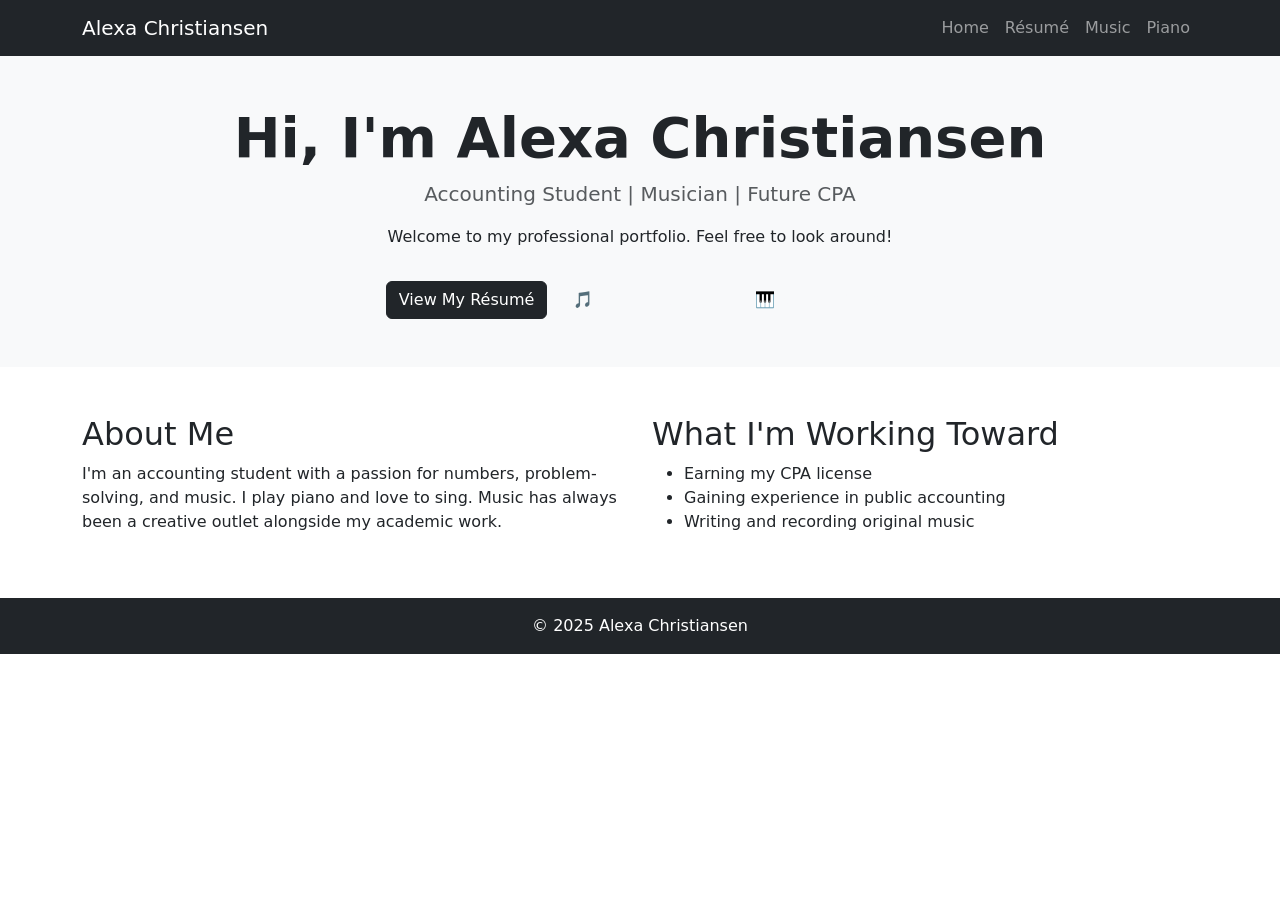
<file: index.html>
<!DOCTYPE html>
<html lang="en">
<head>
  <meta charset="UTF-8" />
  <meta name="viewport" content="width=device-width, initial-scale=1.0"/>
  <title>Alexa Christiansen</title>

  <!-- This loads Bootstrap — the professional styling toolkit -->
  <link href="https://cdn.jsdelivr.net/npm/bootstrap@5.3.0/dist/css/bootstrap.min.css" rel="stylesheet"/>
</head>

<body>

  <!-- NAVIGATION BAR -->
  <nav class="navbar navbar-expand-lg navbar-dark bg-dark">
    <div class="container">
      <a class="navbar-brand" href="index.html">Alexa Christiansen</a>
      <div class="collapse navbar-collapse">
          <ul class="navbar-nav ms-auto">
          <li class="nav-item"><a class="nav-link" href="index.html">Home</a></li>
          <li class="nav-item"><a class="nav-link" href="resume.html">Résumé</a></li>
          <li class="nav-item"><a class="nav-link" href="scratch.html">Music</a></li>
          <li class="nav-item"><a class="nav-link" href="app.html">Piano</a></li>
        </ul>
      </div>
    </div>
  </nav>

  <!-- HERO SECTION (big welcome area) -->
  <section class="bg-light py-5 text-center">
    <div class="container">
      <h1 class="display-4 fw-bold">Hi, I'm Alexa Christiansen</h1>
      <p class="lead text-muted">Accounting Student | Musician | Future CPA</p>
      <p class="mt-3">
        <!-- We'll fill in your bio here later -->
        Welcome to my professional portfolio. Feel free to look around!
      </p>
        
      <a href="resume.html" class="btn btn-dark mt-3">View My Résumé</a>
      <a href="scratch.html" class="btn btn-outline-light mt-3 ms-2">🎵 My Music Page</a>
      <a href="app.html" class="btn btn-outline-light mt-3 ms-2">🎹 Virtual Piano</a>
    </div>
  </section>

  <!-- ABOUT SECTION -->
  <section class="py-5">
    <div class="container">
      <div class="row">

        <div class="col-md-6">
          <h2>About Me</h2>
          <p>
            I'm an accounting student with a passion for numbers, problem-solving,
            and music. I play piano and love to sing. Music has always been a
            creative outlet alongside my academic work.
          </p>
          <p>
            <!-- Add more about yourself here whenever you're ready -->
          </p>
        </div>

        <div class="col-md-6">
          <h2>What I'm Working Toward</h2>
          <ul>
            <li>Earning my CPA license</li>
            <li>Gaining experience in public accounting</li>
            <li>Writing and recording original music</li>
          </ul>
        </div>

      </div>
    </div>
  </section>

  <!-- FOOTER -->
  <footer class="bg-dark text-white text-center py-3">
    <p class="mb-0">&copy; 2025 Alexa Christiansen</p>
  </footer>

  <script src="https://cdn.jsdelivr.net/npm/bootstrap@5.3.0/dist/js/bootstrap.bundle.min.js"></script>
</body>
</html>
</file>
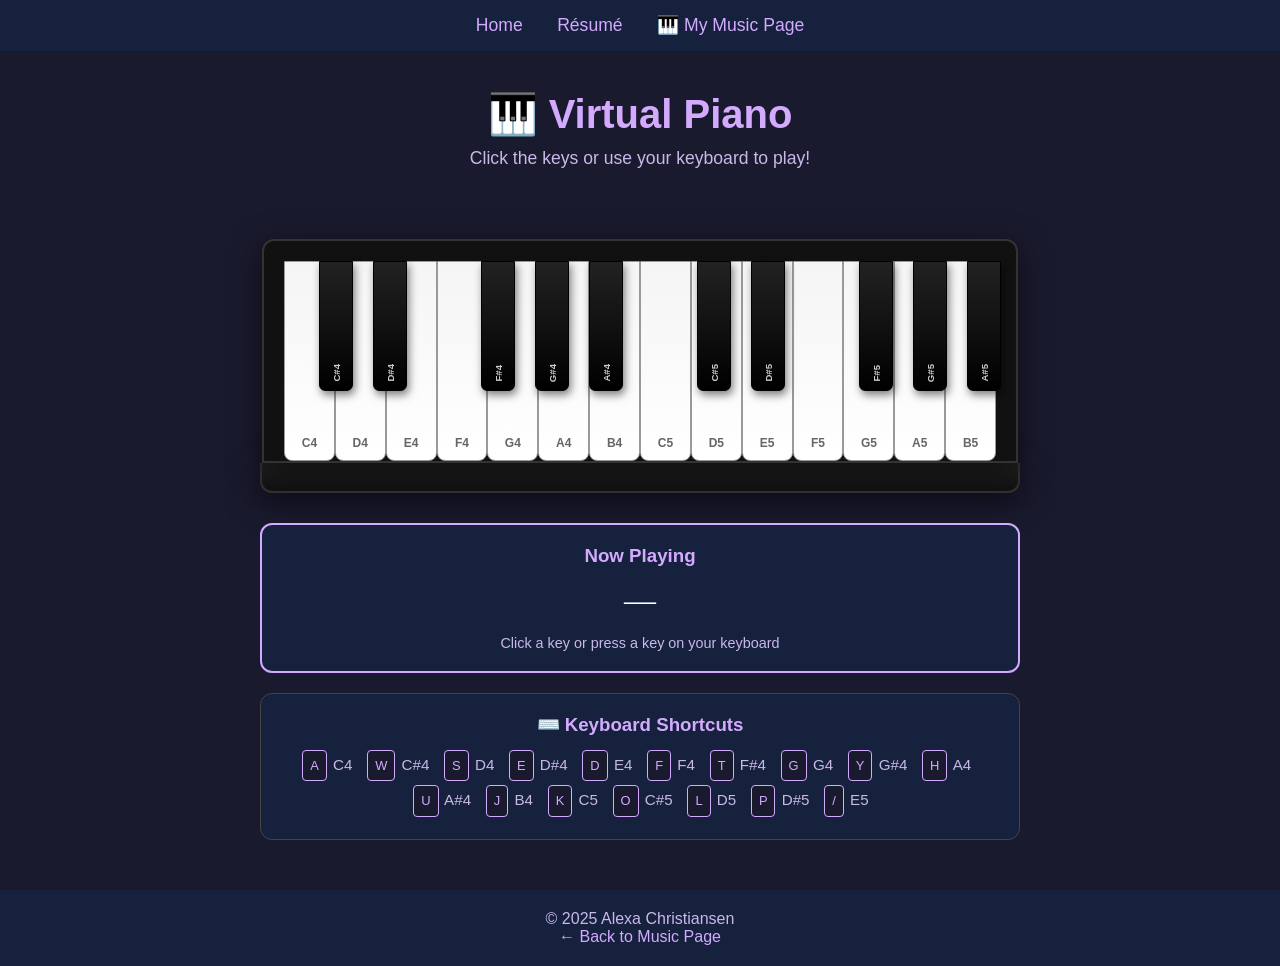
<file: app.html>
<!DOCTYPE html>
<html lang="en">
<head>
  <meta charset="UTF-8" />
  <meta name="viewport" content="width=device-width, initial-scale=1.0"/>
  <title>Virtual Piano – Alexa Christiansen</title>
  <style>
    * {
      box-sizing: border-box;
      margin: 0;
      padding: 0;
    }

    body {
      background-color: #1a1a2e;
      font-family: 'Trebuchet MS', sans-serif;
      color: #f0e6ff;
      min-height: 100vh;
      display: flex;
      flex-direction: column;
    }

    /* Nav */
    .nav-bar {
      background-color: #16213e;
      padding: 15px 30px;
      text-align: center;
    }

    .nav-bar a {
      color: #d4aaff;
      text-decoration: none;
      margin: 0 15px;
      font-size: 1.1em;
    }

    .nav-bar a:hover {
      color: #ffffff;
      text-decoration: underline;
    }

    /* Hero */
    .hero {
      text-align: center;
      padding: 40px 20px 20px;
    }

    .hero h1 {
      color: #d4aaff;
      font-size: 2.5em;
      margin-bottom: 10px;
    }

    .hero p {
      color: #c9b8e8;
      font-size: 1.1em;
    }

    /* Piano container */
    .piano-container {
      display: flex;
      flex-direction: column;
      align-items: center;
      margin: 30px auto;
      padding: 20px;
    }

    /* The actual piano keyboard */
    .piano {
      display: flex;
      position: relative;
      background-color: #111;
      padding: 20px 20px 0px 20px;
      border-radius: 12px 12px 0 0;
      box-shadow: 0 8px 32px rgba(0,0,0,0.6);
      border: 2px solid #333;
    }

    /* White keys */
    .white-key {
      width: 52px;
      height: 200px;
      background: linear-gradient(to bottom, #f5f5f5, #ffffff);
      border: 1px solid #999;
      border-radius: 0 0 8px 8px;
      position: relative;
      cursor: pointer;
      display: flex;
      align-items: flex-end;
      justify-content: center;
      padding-bottom: 10px;
      transition: background 0.05s;
      user-select: none;
    }

    .white-key:hover {
      background: linear-gradient(to bottom, #e8d5ff, #f0e6ff);
    }

    .white-key.active {
      background: linear-gradient(to bottom, #d4aaff, #e8d5ff);
      transform: translateY(2px);
    }

    .white-key .note-name {
      font-size: 0.75em;
      color: #666;
      font-family: 'Trebuchet MS', sans-serif;
      font-weight: bold;
      pointer-events: none;
    }

    .white-key.active .note-name {
      color: #5a3a8a;
    }

    /* Black keys */
    .black-key {
      width: 34px;
      height: 130px;
      background: linear-gradient(to bottom, #222, #000);
      border-radius: 0 0 6px 6px;
      position: absolute;
      cursor: pointer;
      z-index: 2;
      display: flex;
      align-items: flex-end;
      justify-content: center;
      padding-bottom: 8px;
      transition: background 0.05s;
      user-select: none;
      border: 1px solid #000;
      box-shadow: 2px 4px 8px rgba(0,0,0,0.5);
    }

    .black-key:hover {
      background: linear-gradient(to bottom, #4a2a7a, #2a1a4a);
    }

    .black-key.active {
      background: linear-gradient(to bottom, #d4aaff, #9966cc);
      transform: translateY(2px);
    }

    .black-key .note-name {
      font-size: 0.6em;
      color: #ccc;
      font-family: 'Trebuchet MS', sans-serif;
      font-weight: bold;
      pointer-events: none;
      writing-mode: vertical-rl;
      text-orientation: mixed;
      transform: rotate(180deg);
    }

    .black-key.active .note-name {
      color: #1a1a2e;
    }

    /* Piano bottom panel */
    .piano-bottom {
      background: linear-gradient(to bottom, #222, #111);
      width: 100%;
      max-width: 760px;
      height: 30px;
      border-radius: 0 0 12px 12px;
      border: 2px solid #333;
      border-top: none;
      box-shadow: 0 8px 32px rgba(0,0,0,0.6);
    }

    /* Info panel below piano */
    .info-panel {
      margin-top: 30px;
      background-color: #16213e;
      border: 2px solid #d4aaff;
      border-radius: 12px;
      padding: 20px 30px;
      text-align: center;
      max-width: 760px;
      width: 100%;
    }

    .info-panel h3 {
      color: #d4aaff;
      margin-bottom: 8px;
    }

    .note-display {
      font-size: 2em;
      color: #ffffff;
      min-height: 50px;
      display: flex;
      align-items: center;
      justify-content: center;
      font-family: 'Georgia', serif;
    }

    .hint {
      color: #c9b8e8;
      font-size: 0.9em;
      margin-top: 10px;
    }

    /* Keyboard shortcuts legend */
    .legend {
      margin-top: 20px;
      max-width: 760px;
      width: 100%;
      background-color: #16213e;
      border-radius: 12px;
      padding: 20px 30px;
      border: 1px solid #444;
    }

    .legend h3 {
      color: #d4aaff;
      margin-bottom: 12px;
      text-align: center;
    }

    .legend p {
      color: #c9b8e8;
      font-size: 0.95em;
      text-align: center;
      line-height: 1.8em;
    }

    .key-badge {
      display: inline-block;
      background-color: #1a1a2e;
      border: 1px solid #d4aaff;
      border-radius: 4px;
      padding: 1px 7px;
      font-size: 0.85em;
      color: #d4aaff;
      margin: 2px;
    }

    /* Footer */
    .footer {
      background-color: #16213e;
      text-align: center;
      padding: 20px;
      color: #c9b8e8;
      margin-top: auto;
    }

    .footer a {
      color: #d4aaff;
      text-decoration: none;
    }
  </style>
</head>

<body>

  <!-- NAV -->
  <div class="nav-bar">
    <a href="index.html">Home</a>
    <a href="resume.html">Résumé</a>
    <a href="scratch.html">🎹 My Music Page</a>
  </div>

  <!-- HERO -->
  <div class="hero">
    <h1>🎹 Virtual Piano</h1>
    <p>Click the keys or use your keyboard to play!</p>
  </div>

  <!-- PIANO -->
  <div class="piano-container">

    <div class="piano" id="piano">
      <!-- Keys are generated by JavaScript below -->
    </div>
    <div class="piano-bottom"></div>

    <!-- NOTE DISPLAY -->
    <div class="info-panel">
      <h3>Now Playing</h3>
      <div class="note-display" id="noteDisplay">—</div>
      <p class="hint">Click a key or press a key on your keyboard</p>
    </div>

    <!-- KEYBOARD LEGEND -->
    <div class="legend">
      <h3>⌨️ Keyboard Shortcuts</h3>
      <p>
        <span class="key-badge">A</span> C4 &nbsp;
        <span class="key-badge">W</span> C#4 &nbsp;
        <span class="key-badge">S</span> D4 &nbsp;
        <span class="key-badge">E</span> D#4 &nbsp;
        <span class="key-badge">D</span> E4 &nbsp;
        <span class="key-badge">F</span> F4 &nbsp;
        <span class="key-badge">T</span> F#4 &nbsp;
        <span class="key-badge">G</span> G4 &nbsp;
        <span class="key-badge">Y</span> G#4 &nbsp;
        <span class="key-badge">H</span> A4 &nbsp;
        <span class="key-badge">U</span> A#4 &nbsp;
        <span class="key-badge">J</span> B4 &nbsp;
        <span class="key-badge">K</span> C5 &nbsp;
        <span class="key-badge">O</span> C#5 &nbsp;
        <span class="key-badge">L</span> D5 &nbsp;
        <span class="key-badge">P</span> D#5 &nbsp;
        <span class="key-badge">/</span> E5
      </p>
    </div>

  </div>

  <!-- FOOTER -->
  <div class="footer">
    <p>&copy; 2025 Alexa Christiansen</p>
    <a href="scratch.html">← Back to Music Page</a>
  </div>

  <script>
    // --- PIANO SETUP ---
    // Define two octaves of notes
    const notes = [
      { note: 'C4',  type: 'white', freq: 261.63, key: 'a' },
      { note: 'C#4', type: 'black', freq: 277.18, key: 'w' },
      { note: 'D4',  type: 'white', freq: 293.66, key: 's' },
      { note: 'D#4', type: 'black', freq: 311.13, key: 'e' },
      { note: 'E4',  type: 'white', freq: 329.63, key: 'd' },
      { note: 'F4',  type: 'white', freq: 349.23, key: 'f' },
      { note: 'F#4', type: 'black', freq: 369.99, key: 't' },
      { note: 'G4',  type: 'white', freq: 392.00, key: 'g' },
      { note: 'G#4', type: 'black', freq: 415.30, key: 'y' },
      { note: 'A4',  type: 'white', freq: 440.00, key: 'h' },
      { note: 'A#4', type: 'black', freq: 466.16, key: 'u' },
      { note: 'B4',  type: 'white', freq: 493.88, key: 'j' },
      { note: 'C5',  type: 'white', freq: 523.25, key: 'k' },
      { note: 'C#5', type: 'black', freq: 554.37, key: 'o' },
      { note: 'D5',  type: 'white', freq: 587.33, key: 'l' },
      { note: 'D#5', type: 'black', freq: 622.25, key: 'p' },
      { note: 'E5',  type: 'white', freq: 659.25, key: '/' },
      { note: 'F5',  type: 'white', freq: 698.46, key: null },
      { note: 'F#5', type: 'black', freq: 739.99, key: null },
      { note: 'G5',  type: 'white', freq: 783.99, key: null },
      { note: 'G#5', type: 'black', freq: 830.61, key: null },
      { note: 'A5',  type: 'white', freq: 880.00, key: null },
      { note: 'A#5', type: 'black', freq: 932.33, key: null },
      { note: 'B5',  type: 'white', freq: 987.77, key: null },
    ];

    // Audio context for generating sounds
    const audioCtx = new (window.AudioContext || window.webkitAudioContext)();

    // Build the piano keys in the DOM
    const piano = document.getElementById('piano');
    const whiteKeys = notes.filter(n => n.type === 'white');
    const pianoWidth = whiteKeys.length * 54;
    piano.style.width = pianoWidth + 'px';

    // Track white key positions for placing black keys
    let whiteKeyIndex = 0;
    const whiteKeyPositions = {};

    // First pass: create white keys
    notes.forEach((n) => {
      if (n.type === 'white') {
        const key = document.createElement('div');
        key.classList.add('white-key');
        key.dataset.note = n.note;
        key.dataset.freq = n.freq;

        const label = document.createElement('span');
        label.classList.add('note-name');
        label.textContent = n.note;
        key.appendChild(label);

        key.addEventListener('mousedown', () => playNote(n.freq, n.note, key));
        piano.appendChild(key);

        whiteKeyPositions[n.note] = whiteKeyIndex;
        whiteKeyIndex++;
      }
    });

    // Second pass: create black keys overlaid on top
    whiteKeyIndex = 0;
    notes.forEach((n) => {
      if (n.type === 'white') {
        whiteKeyIndex++;
      } else {
        // Position black key between the two white keys it sits between
        const leftOffset = (whiteKeyIndex - 1) * 54 + 20 + 35;
        const key = document.createElement('div');
        key.classList.add('black-key');
        key.dataset.note = n.note;
        key.dataset.freq = n.freq;
        key.style.left = leftOffset + 'px';
        key.style.top = '20px';

        const label = document.createElement('span');
        label.classList.add('note-name');
        label.textContent = n.note;
        key.appendChild(label);

        key.addEventListener('mousedown', () => playNote(n.freq, n.note, key));
        piano.appendChild(key);
      }
    });

    // --- PLAY A NOTE ---
    function playNote(freq, noteName, keyEl) {
      // Resume audio context if suspended (browser requirement)
      if (audioCtx.state === 'suspended') {
        audioCtx.resume();
      }

      // Create oscillator (the sound wave)
      const oscillator = audioCtx.createOscillator();
      const gainNode = audioCtx.createGain();

      oscillator.connect(gainNode);
      gainNode.connect(audioCtx.destination);

      // Sine wave sounds most like a piano tone
      oscillator.type = 'sine';
      oscillator.frequency.setValueAtTime(freq, audioCtx.currentTime);

      // Fade in and out smoothly like a real piano
      gainNode.gain.setValueAtTime(0, audioCtx.currentTime);
      gainNode.gain.linearRampToValueAtTime(0.5, audioCtx.currentTime + 0.01);
      gainNode.gain.exponentialRampToValueAtTime(0.001, audioCtx.currentTime + 1.5);

      oscillator.start(audioCtx.currentTime);
      oscillator.stop(audioCtx.currentTime + 1.5);

      // Show note name in display
      document.getElementById('noteDisplay').textContent = noteName;

      // Visual key press effect
      keyEl.classList.add('active');
      setTimeout(() => keyEl.classList.remove('active'), 200);
    }

    // --- KEYBOARD SUPPORT ---
    const keyMap = {};
    notes.forEach(n => {
      if (n.key) keyMap[n.key] = n;
    });

    document.addEventListener('keydown', (e) => {
      const n = keyMap[e.key.toLowerCase()];
      if (!n) return;
      if (e.repeat) return; // prevent holding key from spamming

      // Find the DOM key element
      const keyEl = document.querySelector(`[data-note="${n.note}"]`);
      if (keyEl) playNote(n.freq, n.note, keyEl);
    });
  </script>

</body>
</html>
</file>
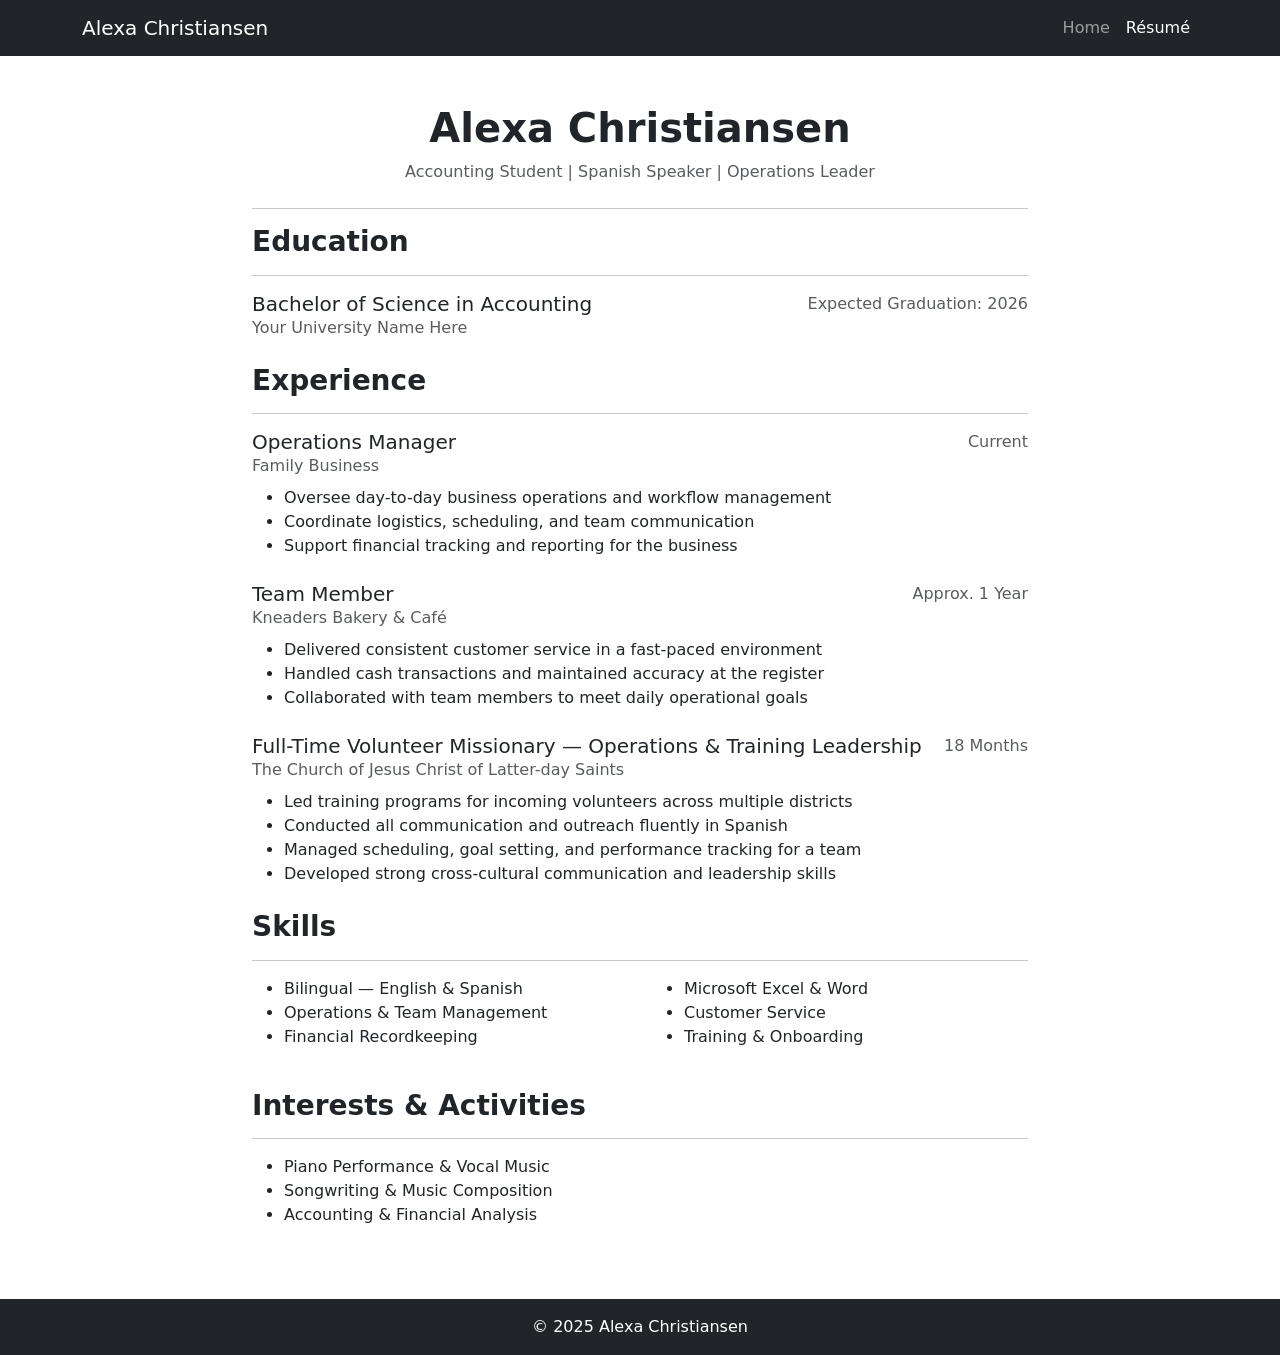
<file: resume.html>
<!DOCTYPE html>
<html lang="en">
<head>
  <meta charset="UTF-8" />
  <meta name="viewport" content="width=device-width, initial-scale=1.0"/>
  <title>Résumé – Alexa Christiansen</title>
  <link href="https://cdn.jsdelivr.net/npm/bootstrap@5.3.0/dist/css/bootstrap.min.css" rel="stylesheet"/>
</head>

<body>

  <!-- NAVIGATION BAR -->
  <nav class="navbar navbar-expand-lg navbar-dark bg-dark">
    <div class="container">
      <a class="navbar-brand" href="index.html">Alexa Christiansen</a>
      <div class="collapse navbar-collapse">
        <ul class="navbar-nav ms-auto">
          <li class="nav-item"><a class="nav-link" href="index.html">Home</a></li>
          <li class="nav-item"><a class="nav-link active" href="resume.html">Résumé</a></li>
        </ul>
      </div>
    </div>
  </nav>

  <!-- RESUME CONTENT -->
  <section class="py-5">
    <div class="container" style="max-width: 800px;">

      <!-- NAME HEADER -->
      <div class="text-center mb-4">
        <h1 class="fw-bold">Alexa Christiansen</h1>
        <p class="text-muted">Accounting Student | Spanish Speaker | Operations Leader</p>
      </div>

      <hr/>

      <!-- EDUCATION -->
      <div class="mb-4">
        <h3 class="fw-bold">Education</h3>
        <hr/>
        <div class="d-flex justify-content-between">
          <div>
            <h5 class="mb-0">Bachelor of Science in Accounting</h5>
            <p class="text-muted mb-0">Your University Name Here</p>
          </div>
          <div class="text-end">
            <p class="text-muted mb-0">Expected Graduation: 2026</p>
          </div>
        </div>
      </div>

      <!-- EXPERIENCE -->
      <div class="mb-4">
        <h3 class="fw-bold">Experience</h3>
        <hr/>

        <!-- Job 1 -->
        <div class="mb-4">
          <div class="d-flex justify-content-between">
            <div>
              <h5 class="mb-0">Operations Manager</h5>
              <p class="text-muted mb-0">Family Business</p>
            </div>
            <div class="text-end">
              <p class="text-muted mb-0">Current</p>
            </div>
          </div>
          <ul class="mt-2">
            <li>Oversee day-to-day business operations and workflow management</li>
            <li>Coordinate logistics, scheduling, and team communication</li>
            <li>Support financial tracking and reporting for the business</li>
          </ul>
        </div>

        <!-- Job 2 -->
        <div class="mb-4">
          <div class="d-flex justify-content-between">
            <div>
              <h5 class="mb-0">Team Member</h5>
              <p class="text-muted mb-0">Kneaders Bakery & Café</p>
            </div>
            <div class="text-end">
              <p class="text-muted mb-0">Approx. 1 Year</p>
            </div>
          </div>
          <ul class="mt-2">
            <li>Delivered consistent customer service in a fast-paced environment</li>
            <li>Handled cash transactions and maintained accuracy at the register</li>
            <li>Collaborated with team members to meet daily operational goals</li>
          </ul>
        </div>

        <!-- Job 3 -->
        <div class="mb-4">
          <div class="d-flex justify-content-between">
            <div>
              <h5 class="mb-0">Full-Time Volunteer Missionary — Operations & Training Leadership</h5>
              <p class="text-muted mb-0">The Church of Jesus Christ of Latter-day Saints</p>
            </div>
            <div class="text-end">
              <p class="text-muted mb-0">18 Months</p>
            </div>
          </div>
          <ul class="mt-2">
            <li>Led training programs for incoming volunteers across multiple districts</li>
            <li>Conducted all communication and outreach fluently in Spanish</li>
            <li>Managed scheduling, goal setting, and performance tracking for a team</li>
            <li>Developed strong cross-cultural communication and leadership skills</li>
          </ul>
        </div>

      </div>

      <!-- SKILLS -->
      <div class="mb-4">
        <h3 class="fw-bold">Skills</h3>
        <hr/>
        <div class="row">
          <div class="col-md-6">
            <ul>
              <li>Bilingual — English & Spanish</li>
              <li>Operations & Team Management</li>
              <li>Financial Recordkeeping</li>
            </ul>
          </div>
          <div class="col-md-6">
            <ul>
              <li>Microsoft Excel & Word</li>
              <li>Customer Service</li>
              <li>Training & Onboarding</li>
            </ul>
          </div>
        </div>
      </div>

      <!-- INTERESTS -->
      <div class="mb-4">
        <h3 class="fw-bold">Interests & Activities</h3>
        <hr/>
        <ul>
          <li>Piano Performance & Vocal Music</li>
          <li>Songwriting & Music Composition</li>
          <li>Accounting & Financial Analysis</li>
        </ul>
      </div>

    </div>
  </section>

  <!-- FOOTER -->
  <footer class="bg-dark text-white text-center py-3">
    <p class="mb-0">&copy; 2025 Alexa Christiansen</p>
  </footer>

  <script src="https://cdn.jsdelivr.net/npm/bootstrap@5.3.0/dist/js/bootstrap.bundle.min.js"></script>
</body>
</html>
</file>
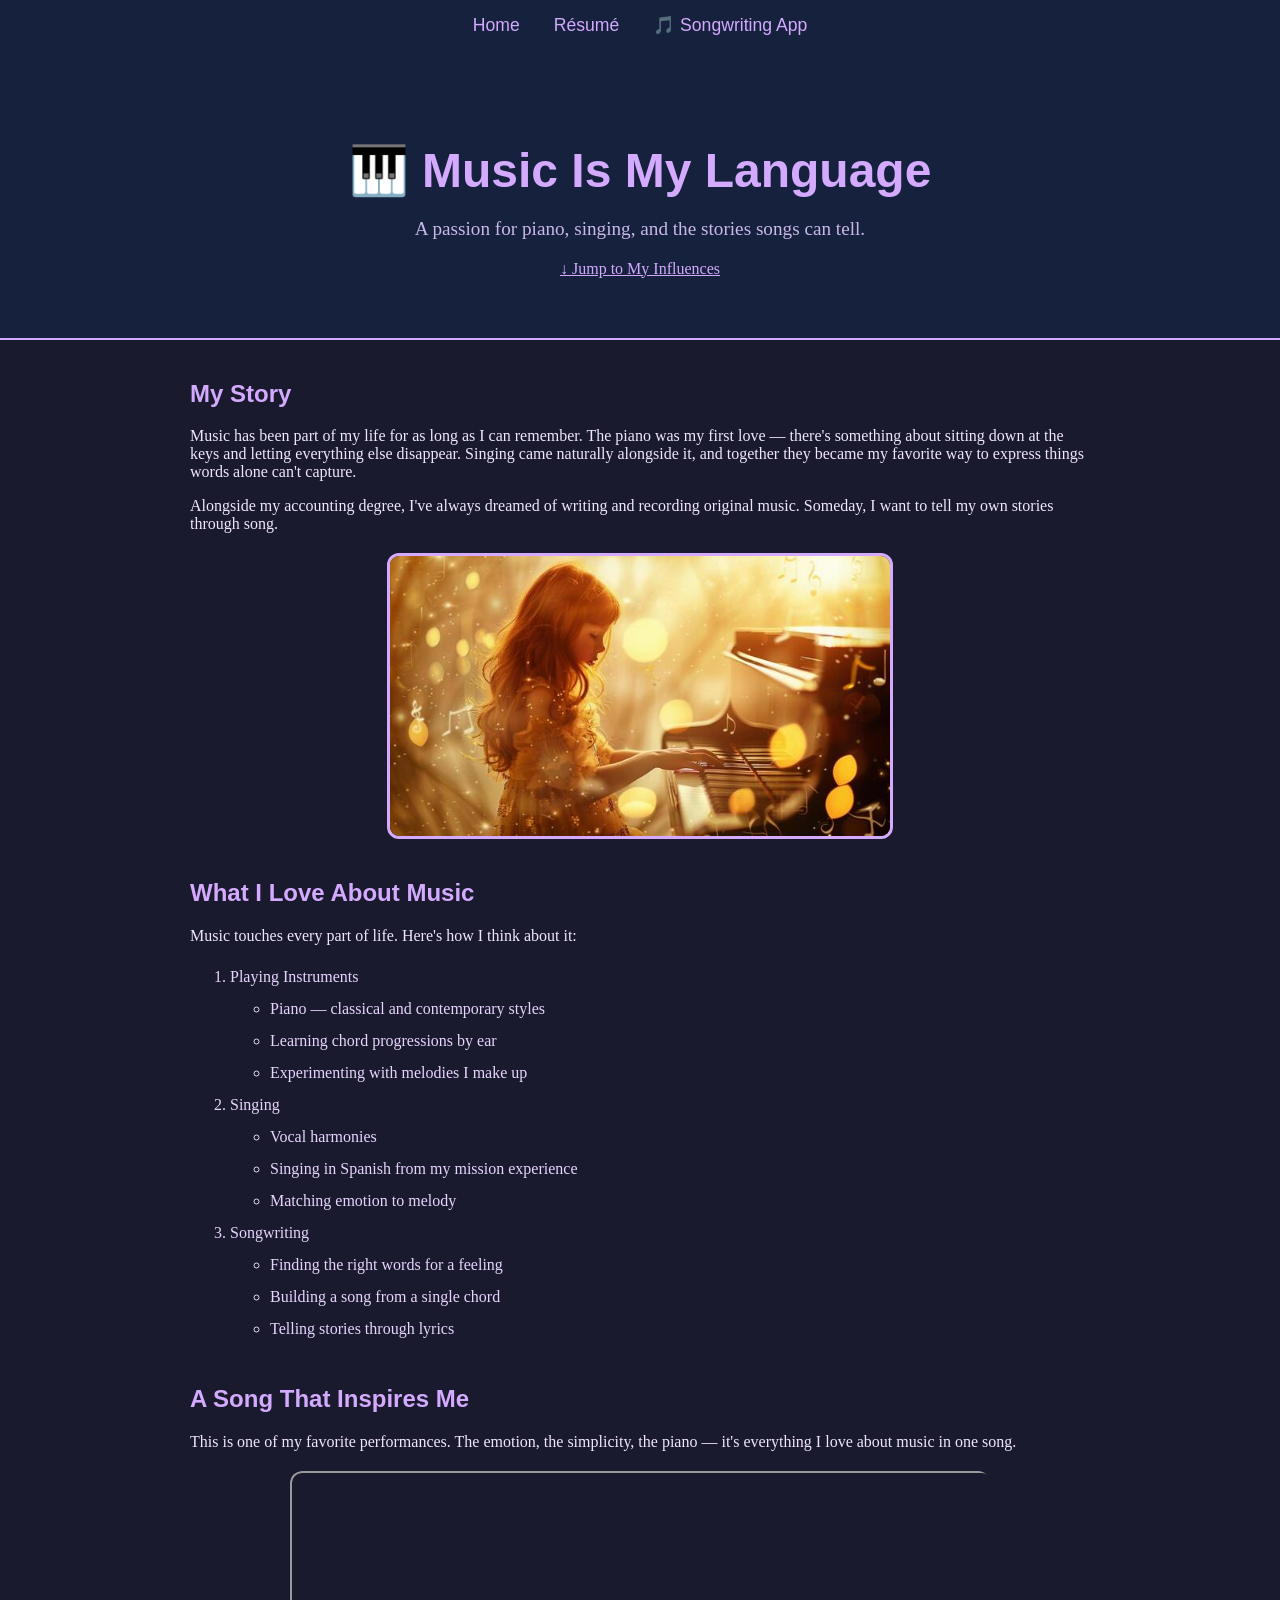
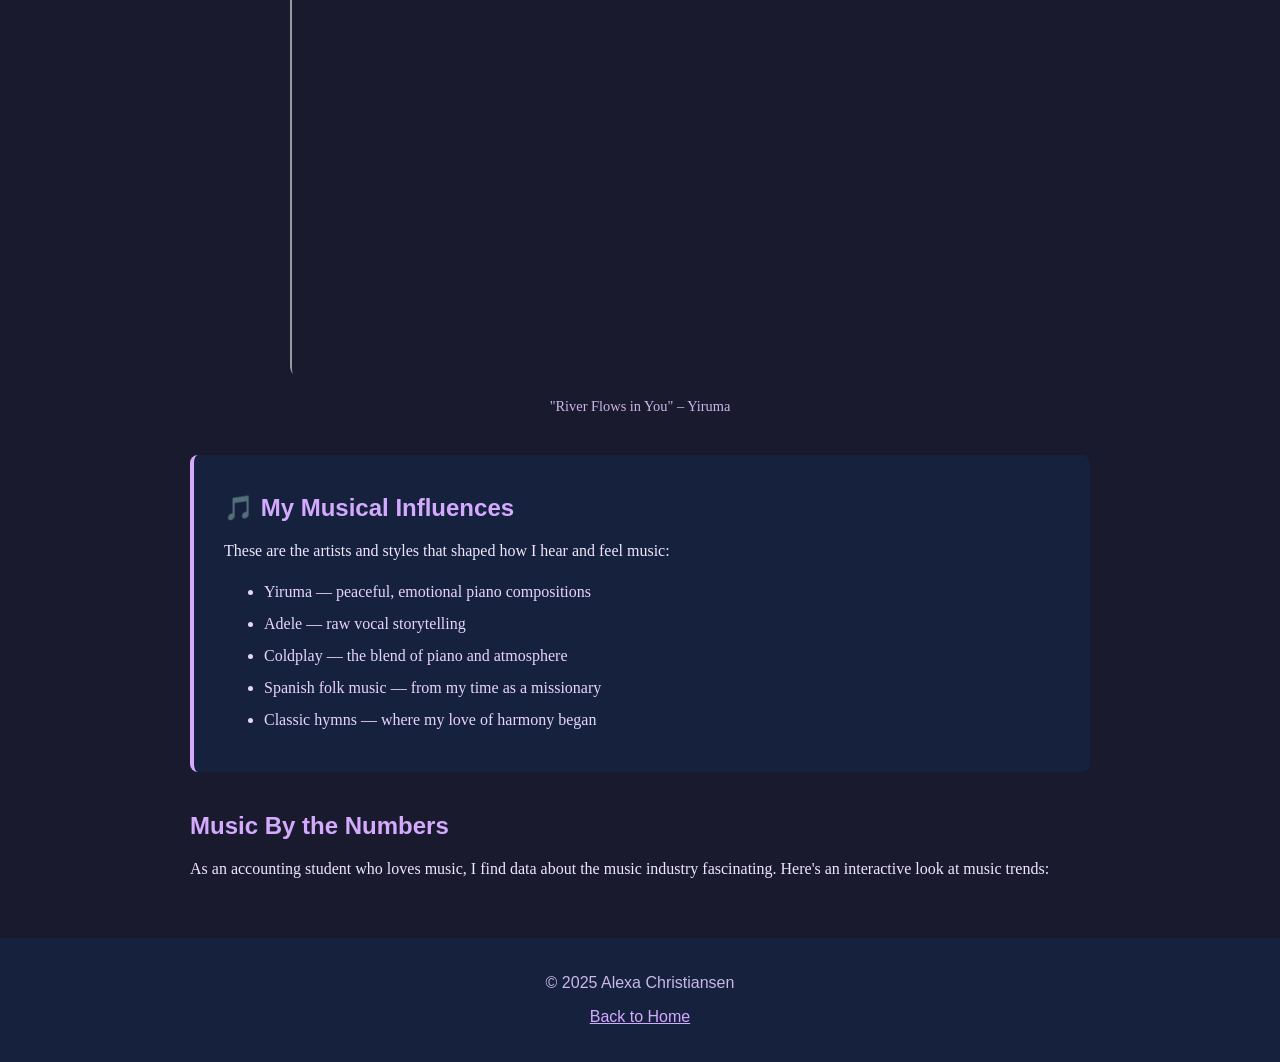
<file: scratch.html>
<!DOCTYPE html>
<html lang="en">
<head>
  <meta charset="UTF-8" />
  <meta name="viewport" content="width=device-width, initial-scale=1.0"/>
  <title>Music – Alexa Christiansen</title>

  <!-- Linking our custom stylesheet -->
  <link rel="stylesheet" href="style.css"/>
</head>

<body>

  <!-- NAVIGATION back to professional pages -->
  <div class="nav-bar">
    <a href="index.html">Home</a>
    <a href="resume.html">Résumé</a>
    <a href="app.html">🎵 Songwriting App</a>
  </div>

  <!-- HERO SECTION -->
  <div class="hero">
    <h1>🎹 Music Is My Language</h1>
    <p>A passion for piano, singing, and the stories songs can tell.</p>
    <!-- ON-PAGE ANCHOR LINK — jumps down to the influences section -->
    <a href="#influences" style="color:#d4aaff; font-size:1em;">
      ↓ Jump to My Influences
    </a>
  </div>

  <!-- SECTION 1: MY STORY -->
  <div class="section">
    <h2>My Story</h2>
    <p>
      Music has been part of my life for as long as I can remember. The piano
      was my first love — there's something about sitting down at the keys and
      letting everything else disappear. Singing came naturally alongside it,
      and together they became my favorite way to express things words alone
      can't capture.
    </p>
    <p>
      Alongside my accounting degree, I've always dreamed of writing and
      recording original music. Someday, I want to tell my own stories through
      song.
    </p>

    <!-- IMAGE — replace the src with a real image later -->
    <img
      class="music-image"
      src="images/piano.jpg"
      alt="A piano keyboard"
    />
    <!-- 
      TO ADD YOUR OWN IMAGE:
      1. Create a folder called "images" inside my-website
      2. Drop a photo in there
      3. Change "piano.jpg" to match your filename
    -->
  </div>

  <!-- SECTION 2: WHAT I LOVE ABOUT MUSIC (nested list requirement) -->
  <div class="section">
    <h2>What I Love About Music</h2>
    <p>Music touches every part of life. Here's how I think about it:</p>

    <!-- ORDERED LIST with UNORDERED LISTS embedded inside -->
    <ol>
      <li>
        Playing Instruments
        <ul>
          <li>Piano — classical and contemporary styles</li>
          <li>Learning chord progressions by ear</li>
          <li>Experimenting with melodies I make up</li>
        </ul>
      </li>
      <li>
        Singing
        <ul>
          <li>Vocal harmonies</li>
          <li>Singing in Spanish from my mission experience</li>
          <li>Matching emotion to melody</li>
        </ul>
      </li>
      <li>
        Songwriting
        <ul>
          <li>Finding the right words for a feeling</li>
          <li>Building a song from a single chord</li>
          <li>Telling stories through lyrics</li>
        </ul>
      </li>
    </ol>
  </div>

  <!-- SECTION 3: FAVORITE SONG / YOUTUBE VIDEO -->
  <div class="section">
    <h2>A Song That Inspires Me</h2>
    <p>
      This is one of my favorite performances. The emotion, the simplicity,
      the piano — it's everything I love about music in one song.
    </p>

    <!-- EMBEDDED YOUTUBE VIDEO -->
    <!-- 
      TO CHANGE THIS VIDEO:
      1. Go to any YouTube video
      2. Click Share → Embed
      3. Copy the src URL (looks like https://www.youtube.com/embed/XXXXXXX)
      4. Replace the src below with your chosen video
    -->
    <div class="video-wrapper">
      <iframe src="https://www.youtube.com/embed/fiBvOKmuWKg" title="Yiruma - River Flows in You" allowfullscreen></iframe>
    </div>
    <p style="text-align:center; color:#c9b8e8; font-size:0.9em;">
      "River Flows in You" – Yiruma
    </p>
  </div>

  <!-- SECTION 4: MY INFLUENCES — this is the anchor target -->
  <div class="section">
    <a name="influences"></a>
    <div class="anchor-section">
      <h2 id="influences">🎵 My Musical Influences</h2>
      <p>
        These are the artists and styles that shaped how I hear and feel music:
      </p>
      <ul>
        <li>Yiruma — peaceful, emotional piano compositions</li>
        <li>Adele — raw vocal storytelling</li>
        <li>Coldplay — the blend of piano and atmosphere</li>
        <li>Spanish folk music — from my time as a missionary</li>
        <li>Classic hymns — where my love of harmony began</li>
      </ul>
    </div>
  </div>

  <!-- SECTION 5: TABLEAU EMBED -->
  <div class="section">
    <h2>Music By the Numbers</h2>
    <p>
      As an accounting student who loves music, I find data about the music
      industry fascinating. Here's an interactive look at music trends:
    </p>

    <div class='tableauPlaceholder' id='viz1776838290532' style='position: relative'><noscript><a href='#'><img alt='Main ' src='https:&#47;&#47;public.tableau.com&#47;static&#47;images&#47;To&#47;TopSpotifyArtistsandSongs0310&#47;Main&#47;1_rss.png' style='border: none' /></a></noscript><object class='tableauViz'  style='display:none;'><param name='host_url' value='https%3A%2F%2Fpublic.tableau.com%2F' /> <param name='embed_code_version' value='3' /> <param name='site_root' value='' /><param name='name' value='TopSpotifyArtistsandSongs0310&#47;Main' /><param name='tabs' value='no' /><param name='toolbar' value='yes' /><param name='static_image' value='https:&#47;&#47;public.tableau.com&#47;static&#47;images&#47;To&#47;TopSpotifyArtistsandSongs0310&#47;Main&#47;1.png' /> <param name='animate_transition' value='yes' /><param name='display_static_image' value='yes' /><param name='display_spinner' value='yes' /><param name='display_overlay' value='yes' /><param name='display_count' value='yes' /><param name='language' value='en-US' /></object></div>                <script type='text/javascript'>                    var divElement = document.getElementById('viz1776838290532');                    var vizElement = divElement.getElementsByTagName('object')[0];                    if ( divElement.offsetWidth > 800 ) { vizElement.style.width='1200px';vizElement.style.height='827px';} else if ( divElement.offsetWidth > 500 ) { vizElement.style.width='1200px';vizElement.style.height='827px';} else { vizElement.style.width='100%';vizElement.style.height='1177px';}                     var scriptElement = document.createElement('script');                    scriptElement.src = 'https://public.tableau.com/javascripts/api/viz_v1.js';                    vizElement.parentNode.insertBefore(scriptElement, vizElement);                </script>

  </div>

  <!-- FOOTER -->
  <div class="footer">
    <p>&copy; 2025 Alexa Christiansen</p>
    <p>
      <a href="index.html" style="color:#d4aaff;">Back to Home</a>
    </p>
  </div>

</body>
</html>
</file>
<file: style.css>
/* style.css — Alexa Christiansen scratch page stylesheet */

/* 1. Body — background color and default font */
body {
  background-color: #1a1a2e;
  font-family: 'Georgia', serif;
  color: #f0e6ff;
  margin: 0;
  padding: 0;
}

/* 2. Header styling */
h1, h2, h3 {
  font-family: 'Trebuchet MS', sans-serif;
  color: #d4aaff;
}

/* 3. Navigation bar */
.nav-bar {
  background-color: #16213e;
  padding: 15px 30px;
  text-align: center;
}

.nav-bar a {
  color: #d4aaff;
  text-decoration: none;
  margin: 0 15px;
  font-family: 'Trebuchet MS', sans-serif;
  font-size: 1.1em;
}

.nav-bar a:hover {
  color: #ffffff;
  text-decoration: underline;
}

/* 4. Hero/intro section */
.hero {
  text-align: center;
  padding: 60px 20px;
  background-color: #16213e;
  border-bottom: 2px solid #d4aaff;
}

.hero h1 {
  font-size: 3em;
  margin-bottom: 10px;
}

.hero p {
  font-size: 1.2em;
  color: #c9b8e8;
}

/* 5. General section wrapper */
.section {
  max-width: 900px;
  margin: 40px auto;
  padding: 0 20px;
}

/* 6. Image styling */
.music-image {
  width: 100%;
  max-width: 500px;
  display: block;
  margin: 20px auto;
  border-radius: 12px;
  border: 3px solid #d4aaff;
}

/* 7. The video wrapper — keeps YouTube video responsive */
.video-wrapper {
  position: relative;
  padding-bottom: 56.25%;
  height: 0;
  overflow: hidden;
  max-width: 700px;
  margin: 20px auto;
  border-radius: 12px;
}

.video-wrapper iframe {
  position: absolute;
  top: 0;
  left: 0;
  width: 100%;
  height: 100%;
  border-radius: 12px;
}

/* 8. Lists */
ul, ol {
  line-height: 2em;
  color: #e8d5ff;
}

/* 9. Footer */
.footer {
  background-color: #16213e;
  text-align: center;
  padding: 20px;
  color: #c9b8e8;
  margin-top: 60px;
  font-family: 'Trebuchet MS', sans-serif;
}

/* 10. Anchor highlight */
.anchor-section {
  background-color: #16213e;
  border-left: 4px solid #d4aaff;
  padding: 20px 30px;
  border-radius: 8px;
  margin: 30px 0;
}
</file>
